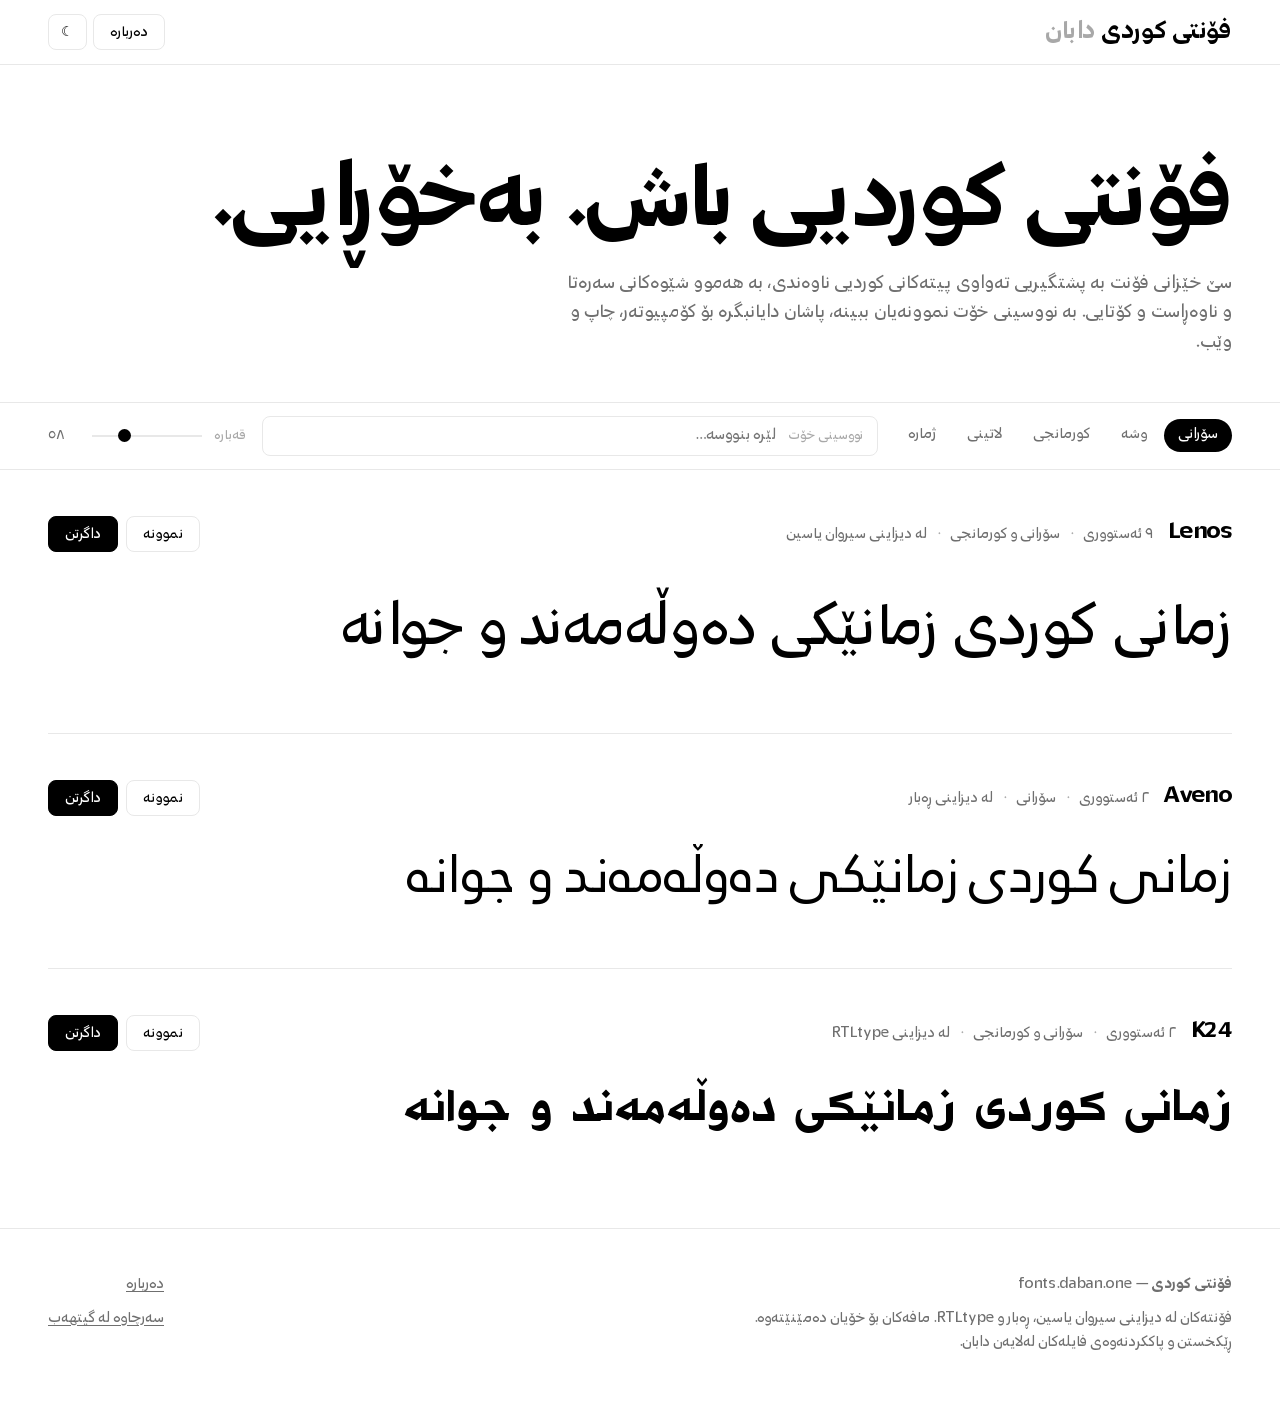
<file: index.html>
<!doctype html>
<html lang="ckb" dir="rtl">
<head>
<meta charset="utf-8">
<meta name="viewport" content="width=device-width, initial-scale=1">
<title>فۆنتی کوردی — دابان</title>
<meta name="description" content="فۆنتی کوردیی باش، بەخۆڕایی. سێ خێزانی فۆنت بە پشتگیریی تەواوی پیتەکانی کوردیی ناوەندی. نموونە ببینە و دایبگرە.">
<link rel="canonical" href="https://fonts.daban.one/">
<meta property="og:title" content="فۆنتی کوردی — دابان">
<meta property="og:description" content="فۆنتی کوردیی باش، بەخۆڕایی.">
<meta property="og:type" content="website">
<meta property="og:locale" content="ckb">
<meta property="og:url" content="https://fonts.daban.one/">
<link rel="preload" href="/fonts/Lenos/WEB/WOFF2/Lenos-Regular.woff2" as="font" type="font/woff2" crossorigin>
<link rel="preload" href="/fonts/Lenos/WEB/WOFF2/Lenos-SemiBold.woff2" as="font" type="font/woff2" crossorigin>
<link rel="stylesheet" href="/assets/css/site.css">
<link rel="icon" href="/assets/favicon.svg" type="image/svg+xml">
<style>
/* The interface is set in Lenos, one of the families on show. */
@font-face {
  font-family: "Lenos";
  src: url("/fonts/Lenos/WEB/WOFF2/Lenos-Regular.woff2") format("woff2");
  font-weight: 400; font-display: swap;
}
@font-face {
  font-family: "Lenos";
  src: url("/fonts/Lenos/WEB/WOFF2/Lenos-SemiBold.woff2") format("woff2");
  font-weight: 600; font-display: swap;
}
</style>
</head>
<body data-page="home">

<header class="site-head">
  <div class="wrap">
    <a class="wordmark" href="/">فۆنتی کوردی <span class="dim">دابان</span></a>
    <nav class="site-nav">
      <a class="btn" href="/about/">دەربارە</a>
      <button class="btn btn-icon" type="button" data-theme-toggle aria-label="گۆڕینی ڕەنگ">☾</button>
    </nav>
  </div>
</header>

<main>
  <div class="wrap">
    <div class="hero">
      <h1>فۆنتی کوردیی باش. بەخۆڕایی.</h1>
      <p>سێ خێزانی فۆنت بە پشتگیریی تەواوی پیتەکانی کوردیی ناوەندی، بە هەموو
      شێوەکانی سەرەتا و ناوەڕاست و کۆتایی. بە نووسینی خۆت نموونەیان ببینە،
      پاشان دایانبگرە بۆ کۆمپیوتەر، چاپ و وێب.</p>
    </div>
  </div>

  <div data-controls></div>

  <div class="wrap">
    <div data-families></div>
  </div>
</main>

<footer class="site-foot">
  <div class="wrap cols">
    <div>
      <p><strong>فۆنتی کوردی</strong> — fonts.daban.one</p>
      <p>فۆنتەکان لە دیزاینی سیروان یاسین، ڕەبار و RTLtype. مافەکان بۆ خۆیان
      دەمێنێتەوە. ڕێکخستن و پاککردنەوەی فایلەکان لەلایەن دابان.</p>
    </div>
    <div>
      <p><a href="/about/">دەربارە</a></p>
      <p><a href="https://github.com/daban6/kurdish-font-library">سەرچاوە لە گیتهەب</a></p>
    </div>
  </div>
</footer>

<script src="/assets/data/fonts.js"></script>
<script src="/assets/js/site.js"></script>
</body>
</html>
</file>
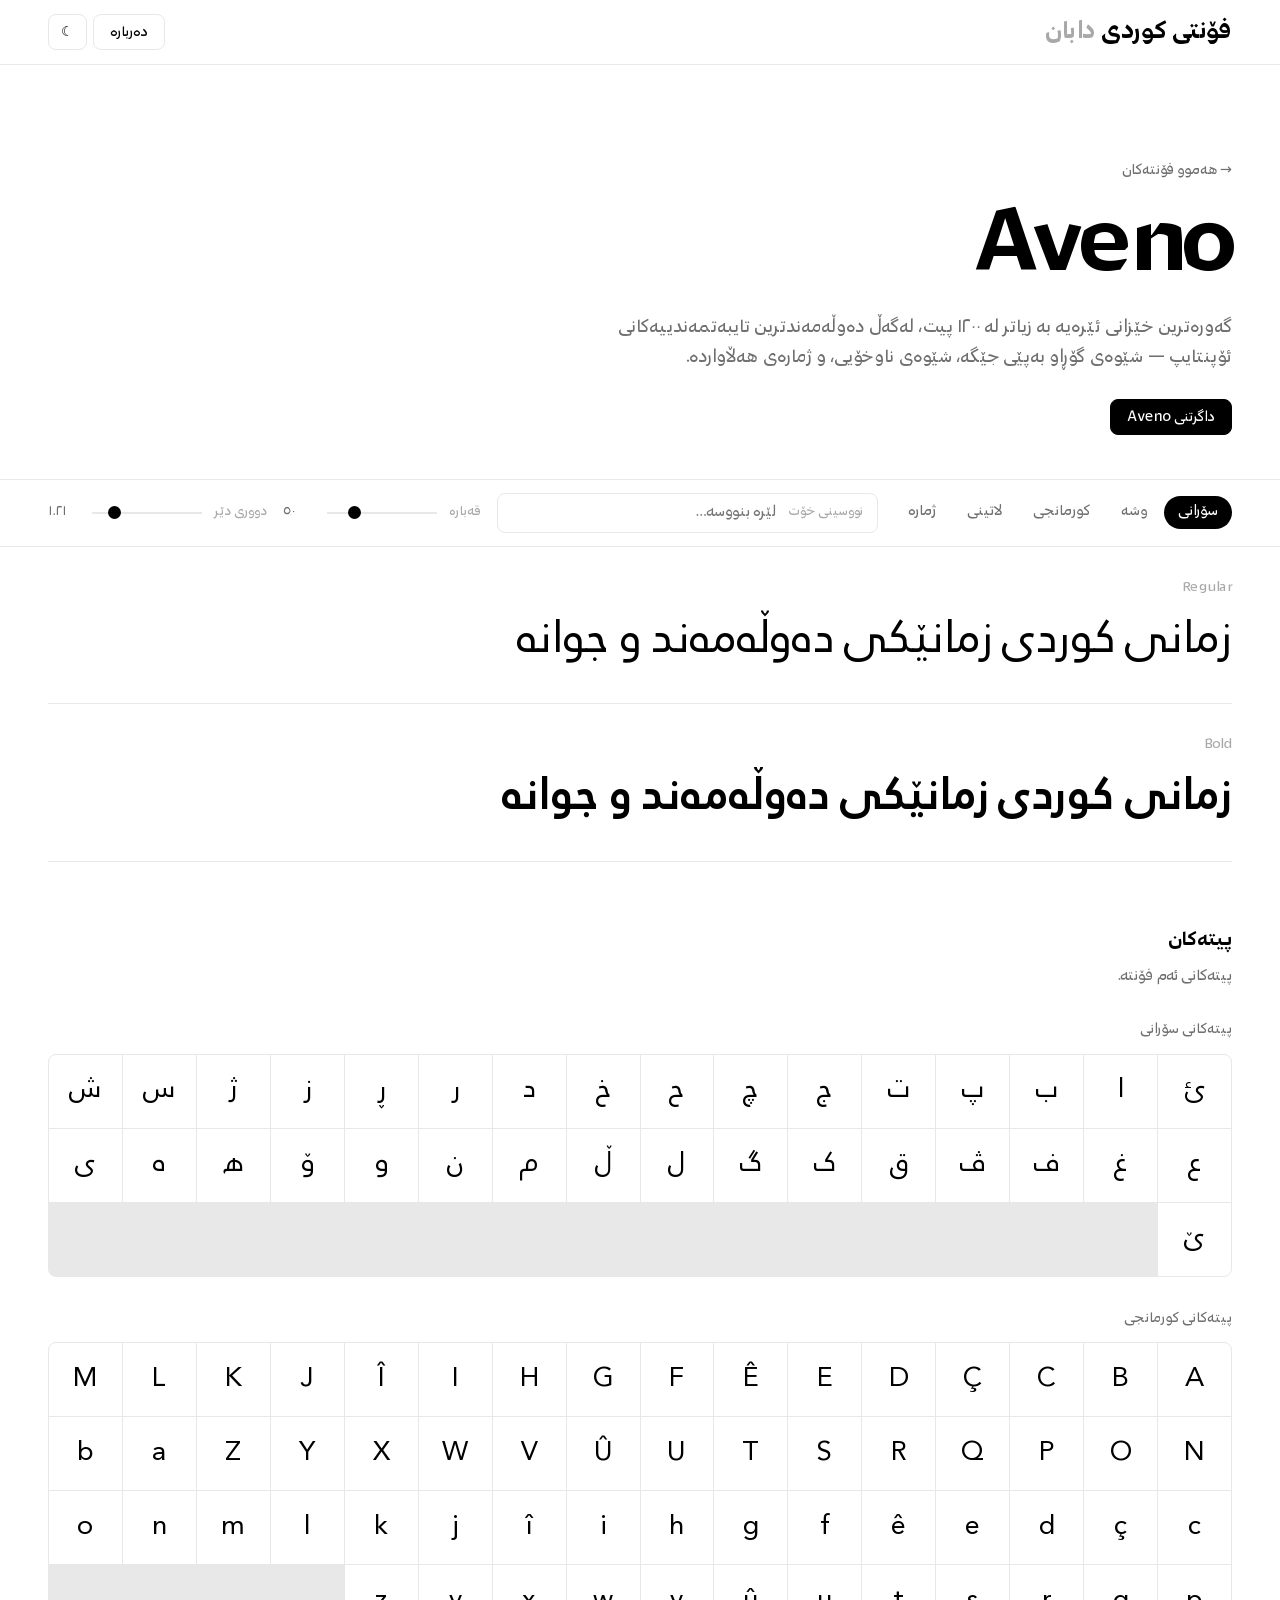
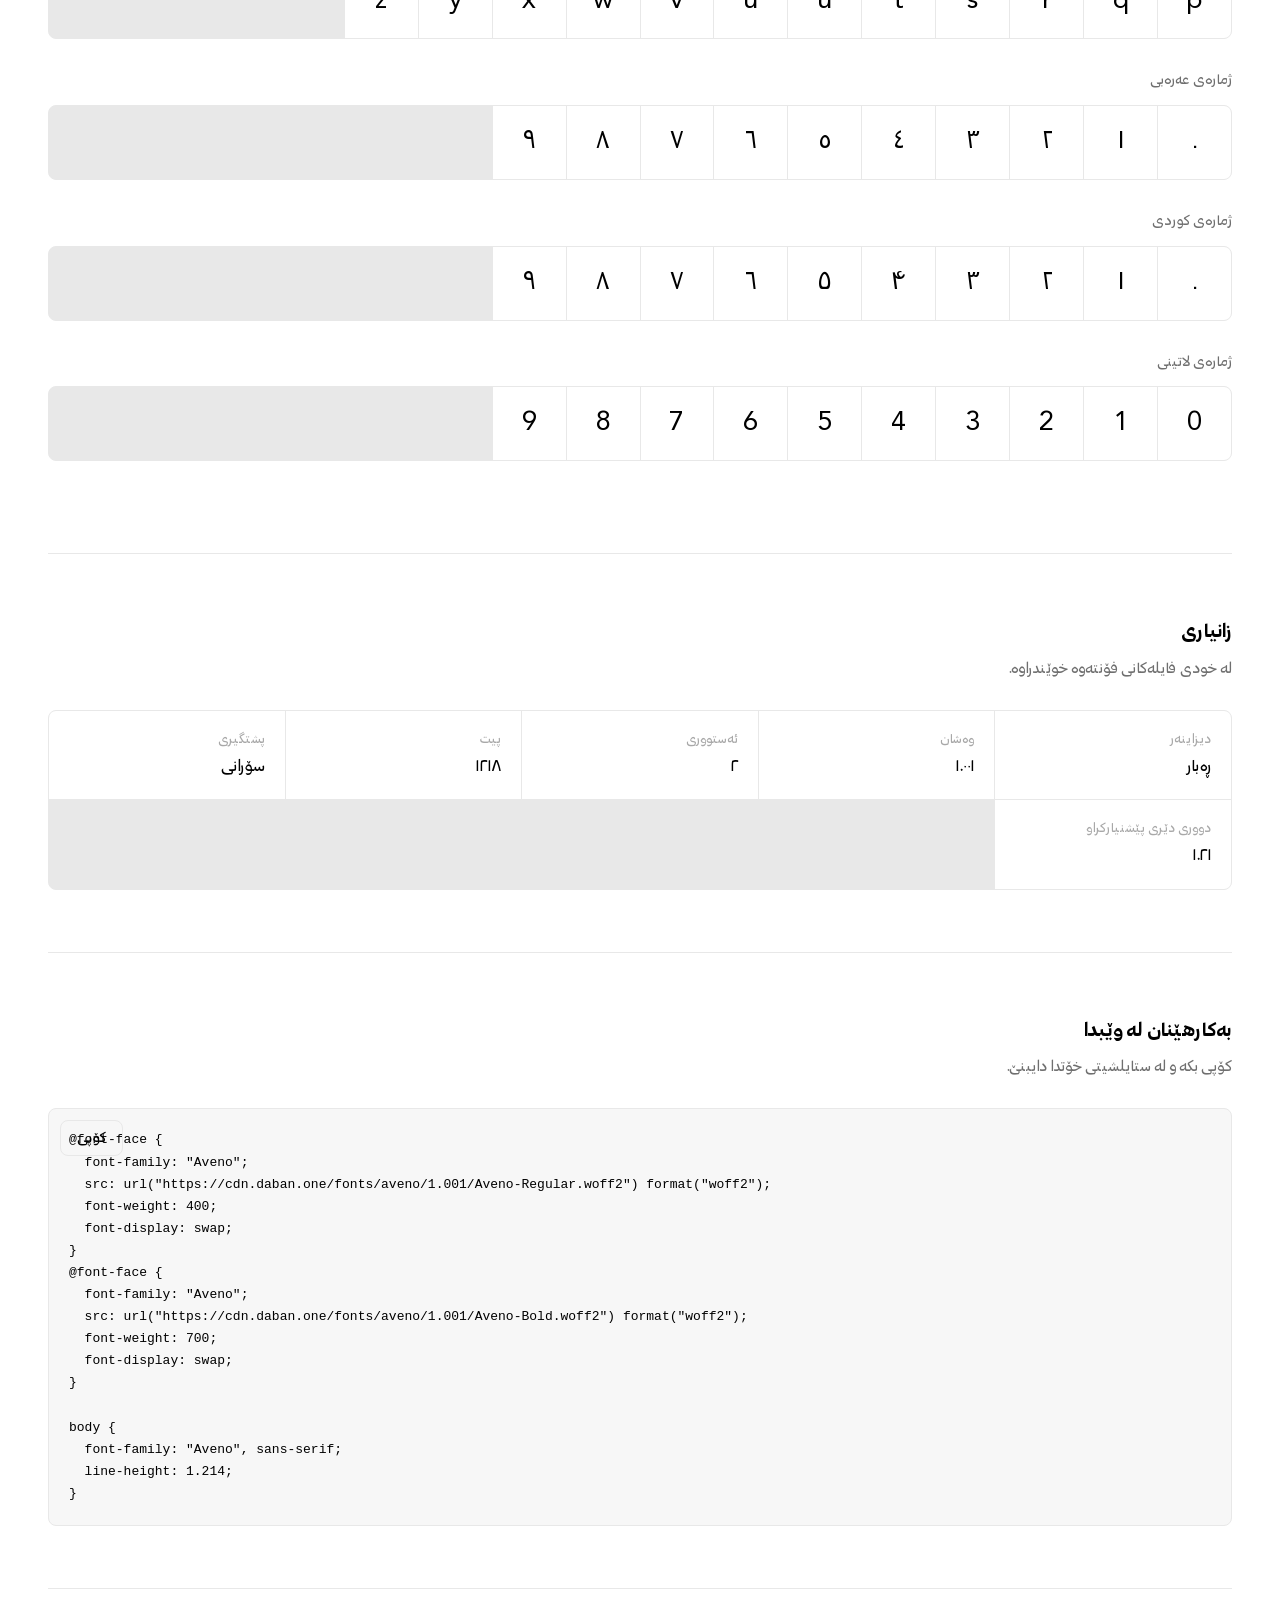
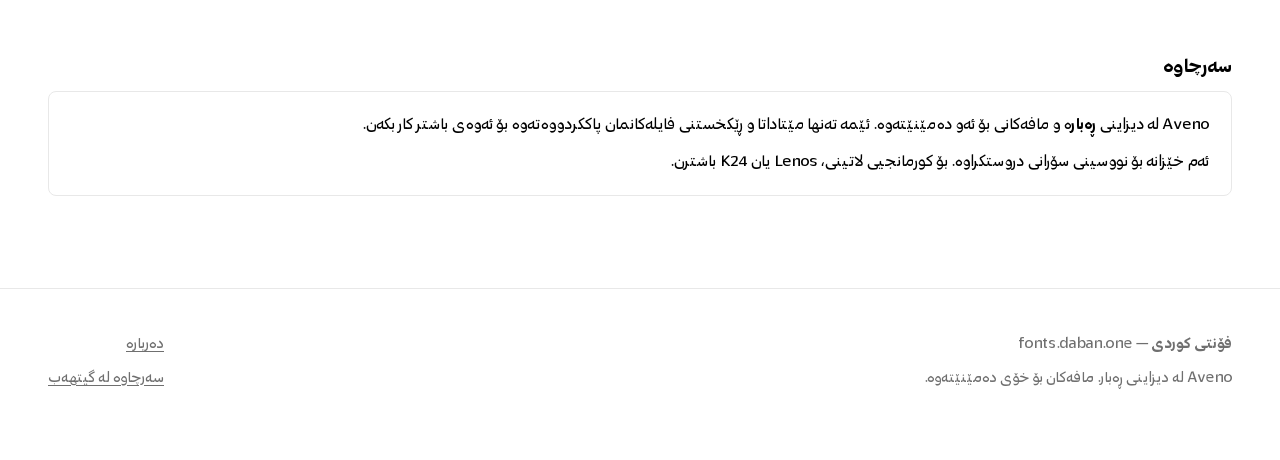
<file: aveno/index.html>
<!doctype html>
<html lang="ckb" dir="rtl">
<head>
<meta charset="utf-8">
<meta name="viewport" content="width=device-width, initial-scale=1">
<title>Aveno — فۆنتی کوردی</title>
<meta name="description" content="Aveno لە دیزاینی ڕەبار. ٢ ئەستووری، ١٢١٨ پیت، پشتگیریی تەواوی پیتەکانی کوردیی ناوەندی. نموونە ببینە بە نووسینی خۆت و دایبگرە.">
<link rel="canonical" href="https://fonts.daban.one/aveno/">
<meta property="og:title" content="Aveno — فۆنتی کوردی">
<meta property="og:description" content="Aveno لە دیزاینی ڕەبار. ٢ ئەستووری، پشتگیریی تەواوی پیتەکانی کوردیی ناوەندی.">
<meta property="og:type" content="website">
<meta property="og:locale" content="ckb">
<meta property="og:url" content="https://fonts.daban.one/aveno/">
<link rel="preload" href="/fonts/Aveno/WEB/WOFF2/Aveno-Regular.woff2" as="font" type="font/woff2" crossorigin>
<link rel="preload" href="/fonts/Lenos/WEB/WOFF2/Lenos-Regular.woff2" as="font" type="font/woff2" crossorigin>
<link rel="stylesheet" href="/assets/css/site.css">
<link rel="icon" href="/assets/favicon.svg" type="image/svg+xml">
<style>
@font-face {
  font-family: "Lenos";
  src: url("/fonts/Lenos/WEB/WOFF2/Lenos-Regular.woff2") format("woff2");
  font-weight: 400; font-display: swap;
}
@font-face {
  font-family: "Lenos";
  src: url("/fonts/Lenos/WEB/WOFF2/Lenos-SemiBold.woff2") format("woff2");
  font-weight: 600; font-display: swap;
}
</style>
</head>
<body data-page="family" data-family="aveno">

<header class="site-head">
  <div class="wrap">
    <a class="wordmark" href="/">فۆنتی کوردی <span class="dim">دابان</span></a>
    <nav class="site-nav">
      <a class="btn" href="/about/">دەربارە</a>
      <button class="btn btn-icon" type="button" data-theme-toggle aria-label="گۆڕینی ڕەنگ">☾</button>
    </nav>
  </div>
</header>

<main>
  <div class="wrap">
    <div class="hero">
      <a class="back" href="/">→ هەموو فۆنتەکان</a>
      <h1>Aveno</h1>
      <p>گەورەترین خێزانی ئێرەیە بە زیاتر لە ١٢٠٠ پیت، لەگەڵ دەوڵەمەندترین تایبەتمەندییەکانی ئۆپنتایپ — شێوەی گۆڕاو بەپێی جێگە، شێوەی ناوخۆیی، و ژمارەی هەڵاواردە.</p>
      <div class="actions">
        <a class="btn btn-solid" href="#" data-download>داگرتنی Aveno</a>
      </div>
    </div>
  </div>

  <div data-controls></div>

  <div class="wrap">
    <div data-weights></div>

    <section class="section">
      <h2>پیتەکان</h2>
      <p class="lede">پیتەکانی ئەم فۆنتە.</p>
      <div data-glyphs></div>
    </section>

    <section class="section">
      <h2>زانیاری</h2>
      <p class="lede">لە خودی فایلەکانی فۆنتەوە خوێندراوە.</p>
      <dl class="facts" data-facts></dl>
    </section>

    <section class="section">
      <h2>بەکارهێنان لە وێبدا</h2>
      <p class="lede">کۆپی بکە و لە ستایلشیتی خۆتدا دایبنێ.</p>
      <div class="code" data-snippet></div>
    </section>

    <section class="section">
      <h2>سەرچاوە</h2>
      <div class="panel">
        <p>Aveno لە دیزاینی <strong>ڕەبار</strong>ە و مافەکانی بۆ ئەو دەمێنێتەوە. ئێمە تەنها مێتاداتا و ڕێکخستنی فایلەکانمان پاککردووەتەوە بۆ ئەوەی باشتر کار بکەن.</p>
        <p>ئەم خێزانە بۆ نووسینی سۆرانی دروستکراوە. بۆ کورمانجیی لاتینی، Lenos یان K24 باشترن.</p>
      </div>
    </section>
  </div>
</main>

<footer class="site-foot">
  <div class="wrap cols">
    <div>
      <p><strong>فۆنتی کوردی</strong> — fonts.daban.one</p>
      <p>Aveno لە دیزاینی ڕەبار. مافەکان بۆ خۆی دەمێنێتەوە.</p>
    </div>
    <div>
      <p><a href="/about/">دەربارە</a></p>
      <p><a href="https://github.com/daban6/kurdish-font-library">سەرچاوە لە گیتهەب</a></p>
    </div>
  </div>
</footer>

<script src="/assets/data/fonts.js"></script>
<script src="/assets/js/site.js"></script>
</body>
</html>
</file>
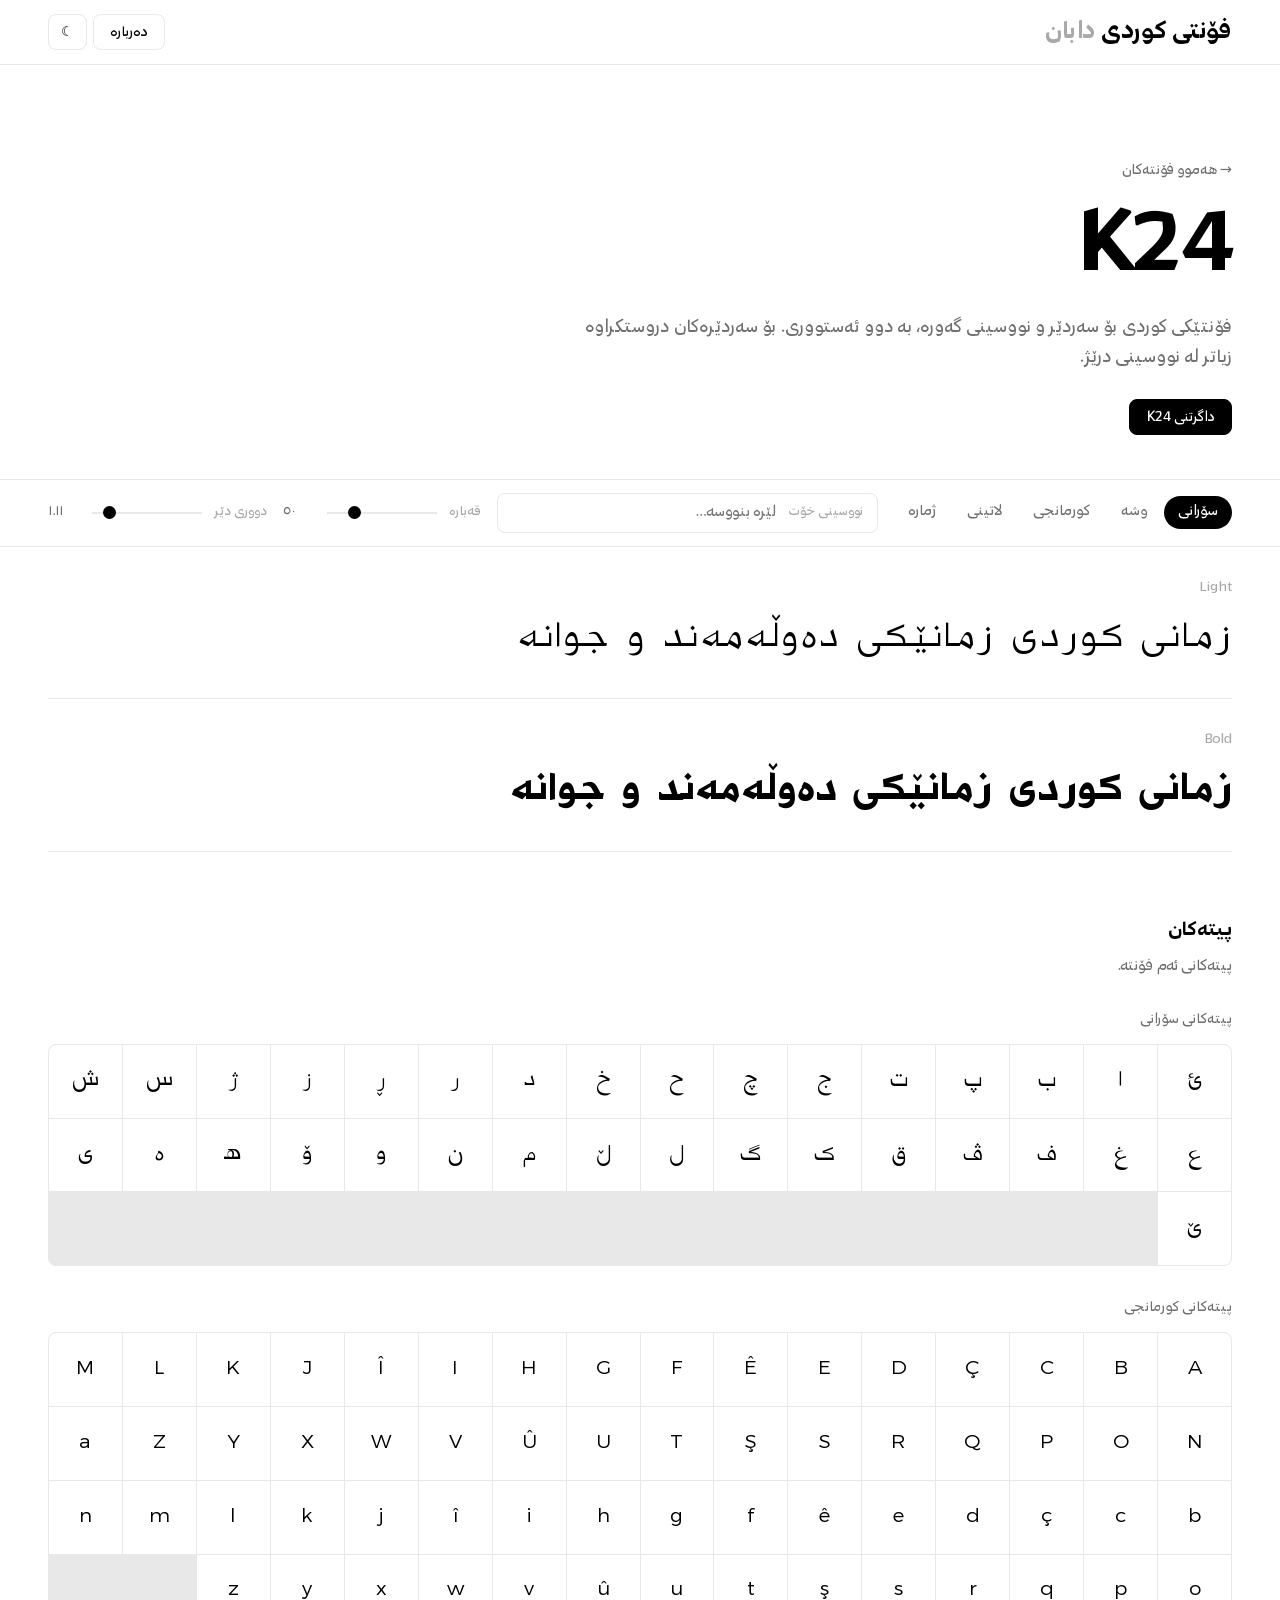
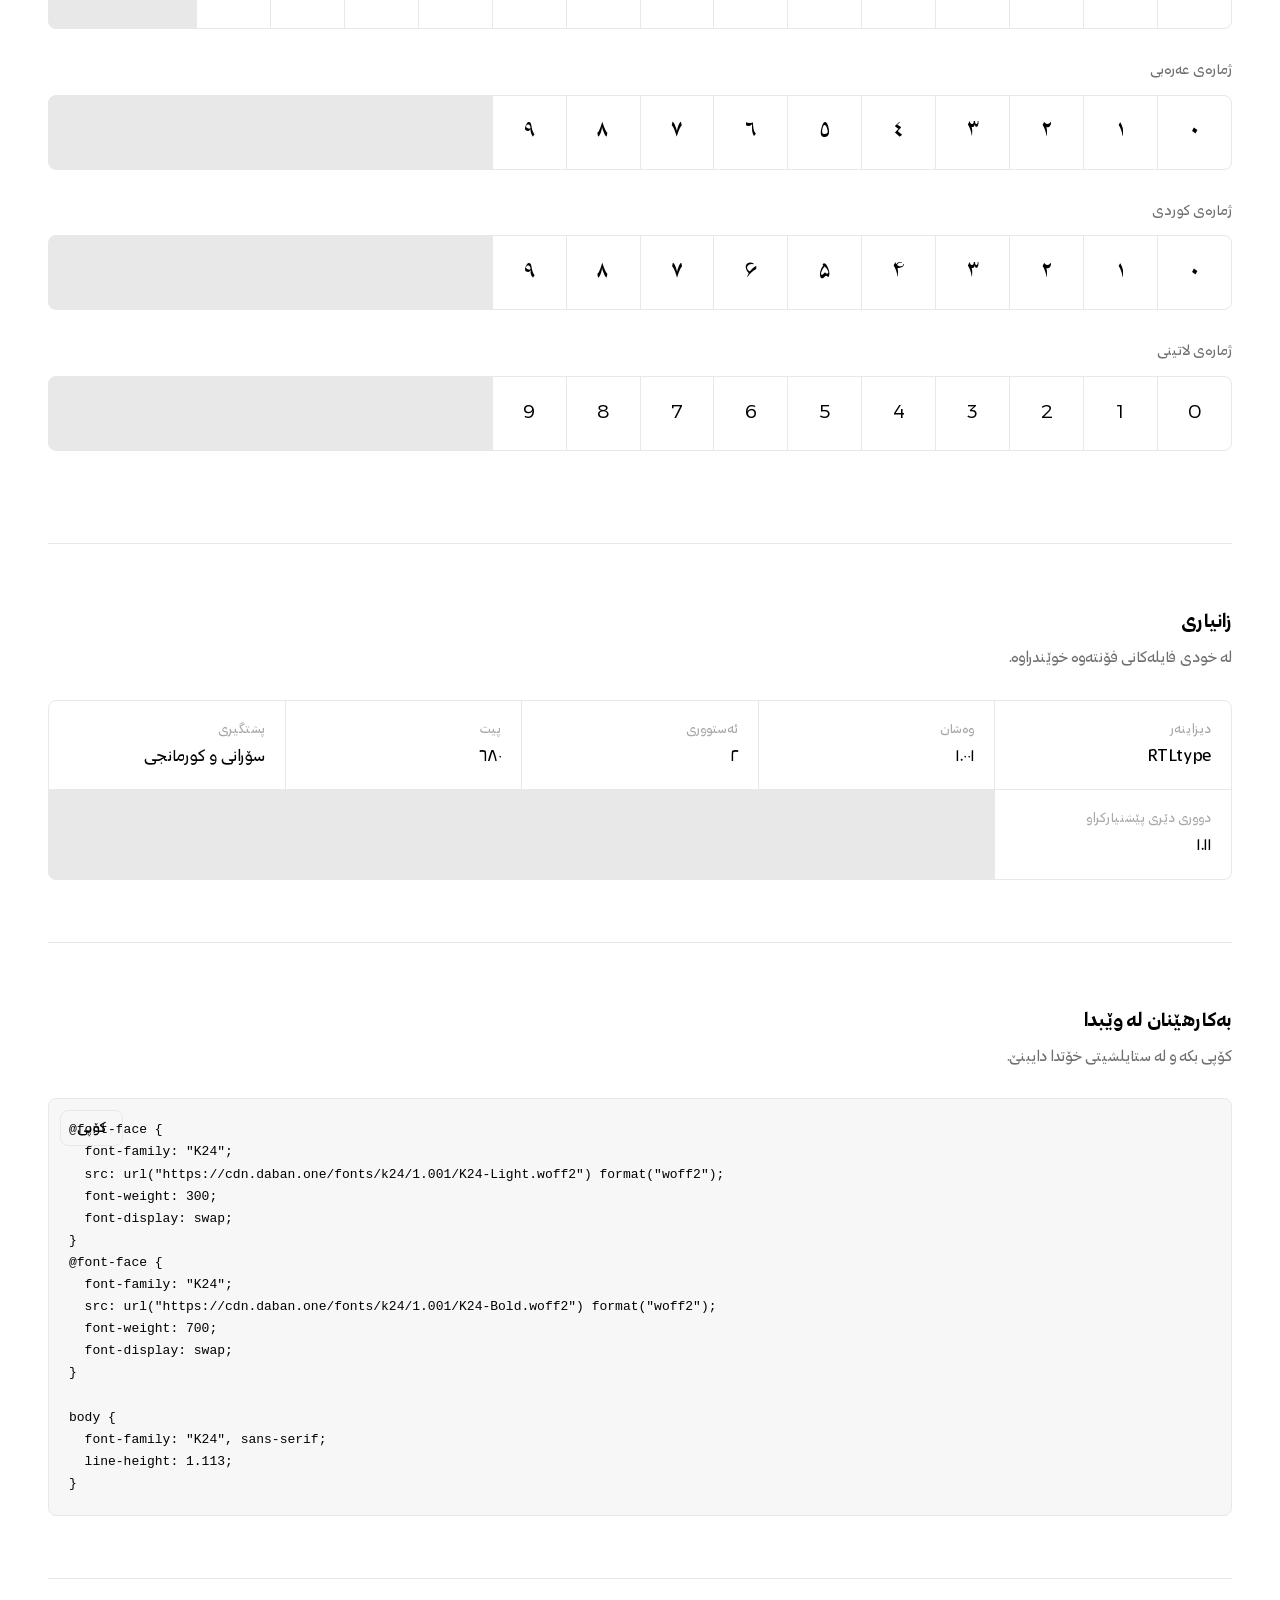
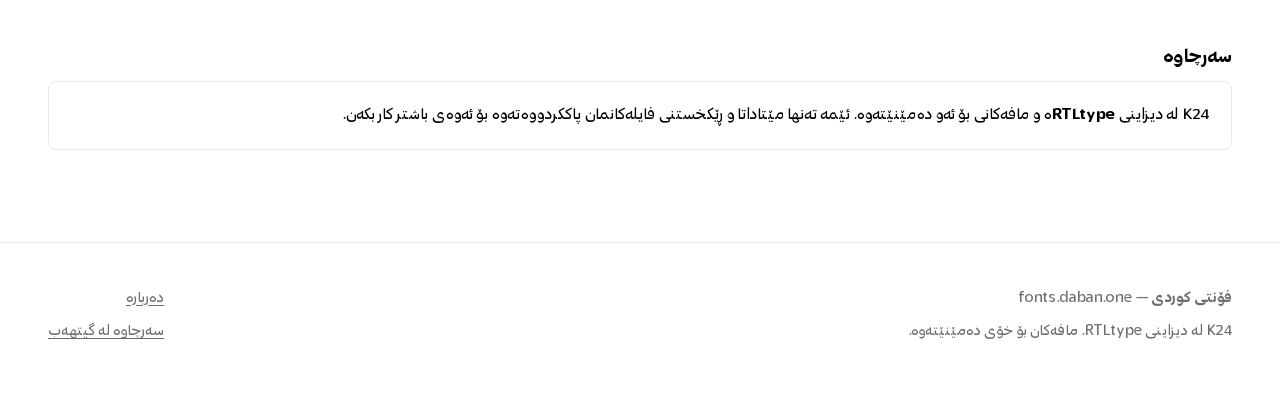
<file: k24/index.html>
<!doctype html>
<html lang="ckb" dir="rtl">
<head>
<meta charset="utf-8">
<meta name="viewport" content="width=device-width, initial-scale=1">
<title>K24 — فۆنتی کوردی</title>
<meta name="description" content="K24 لە دیزاینی RTLtype. ٢ ئەستووری، ٦٨٠ پیت، پشتگیریی تەواوی پیتەکانی کوردیی ناوەندی. نموونە ببینە بە نووسینی خۆت و دایبگرە.">
<link rel="canonical" href="https://fonts.daban.one/k24/">
<meta property="og:title" content="K24 — فۆنتی کوردی">
<meta property="og:description" content="K24 لە دیزاینی RTLtype. ٢ ئەستووری، پشتگیریی تەواوی پیتەکانی کوردیی ناوەندی.">
<meta property="og:type" content="website">
<meta property="og:locale" content="ckb">
<meta property="og:url" content="https://fonts.daban.one/k24/">
<link rel="preload" href="/fonts/K24/WEB/WOFF2/K24-Bold.woff2" as="font" type="font/woff2" crossorigin>
<link rel="preload" href="/fonts/Lenos/WEB/WOFF2/Lenos-Regular.woff2" as="font" type="font/woff2" crossorigin>
<link rel="stylesheet" href="/assets/css/site.css">
<link rel="icon" href="/assets/favicon.svg" type="image/svg+xml">
<style>
@font-face {
  font-family: "Lenos";
  src: url("/fonts/Lenos/WEB/WOFF2/Lenos-Regular.woff2") format("woff2");
  font-weight: 400; font-display: swap;
}
@font-face {
  font-family: "Lenos";
  src: url("/fonts/Lenos/WEB/WOFF2/Lenos-SemiBold.woff2") format("woff2");
  font-weight: 600; font-display: swap;
}
</style>
</head>
<body data-page="family" data-family="k24">

<header class="site-head">
  <div class="wrap">
    <a class="wordmark" href="/">فۆنتی کوردی <span class="dim">دابان</span></a>
    <nav class="site-nav">
      <a class="btn" href="/about/">دەربارە</a>
      <button class="btn btn-icon" type="button" data-theme-toggle aria-label="گۆڕینی ڕەنگ">☾</button>
    </nav>
  </div>
</header>

<main>
  <div class="wrap">
    <div class="hero">
      <a class="back" href="/">→ هەموو فۆنتەکان</a>
      <h1>K24</h1>
      <p>فۆنتێکی کوردی بۆ سەردێر و نووسینی گەورە، بە دوو ئەستووری. بۆ سەردێرەکان دروستکراوە زیاتر لە نووسینی درێژ.</p>
      <div class="actions">
        <a class="btn btn-solid" href="#" data-download>داگرتنی K24</a>
      </div>
    </div>
  </div>

  <div data-controls></div>

  <div class="wrap">
    <div data-weights></div>

    <section class="section">
      <h2>پیتەکان</h2>
      <p class="lede">پیتەکانی ئەم فۆنتە.</p>
      <div data-glyphs></div>
    </section>

    <section class="section">
      <h2>زانیاری</h2>
      <p class="lede">لە خودی فایلەکانی فۆنتەوە خوێندراوە.</p>
      <dl class="facts" data-facts></dl>
    </section>

    <section class="section">
      <h2>بەکارهێنان لە وێبدا</h2>
      <p class="lede">کۆپی بکە و لە ستایلشیتی خۆتدا دایبنێ.</p>
      <div class="code" data-snippet></div>
    </section>

    <section class="section">
      <h2>سەرچاوە</h2>
      <div class="panel">
        <p>K24 لە دیزاینی <strong>RTLtype</strong>ە و مافەکانی بۆ ئەو دەمێنێتەوە. ئێمە تەنها مێتاداتا و ڕێکخستنی فایلەکانمان پاککردووەتەوە بۆ ئەوەی باشتر کار بکەن.</p>
      </div>
    </section>
  </div>
</main>

<footer class="site-foot">
  <div class="wrap cols">
    <div>
      <p><strong>فۆنتی کوردی</strong> — fonts.daban.one</p>
      <p>K24 لە دیزاینی RTLtype. مافەکان بۆ خۆی دەمێنێتەوە.</p>
    </div>
    <div>
      <p><a href="/about/">دەربارە</a></p>
      <p><a href="https://github.com/daban6/kurdish-font-library">سەرچاوە لە گیتهەب</a></p>
    </div>
  </div>
</footer>

<script src="/assets/data/fonts.js"></script>
<script src="/assets/js/site.js"></script>
</body>
</html>
</file>
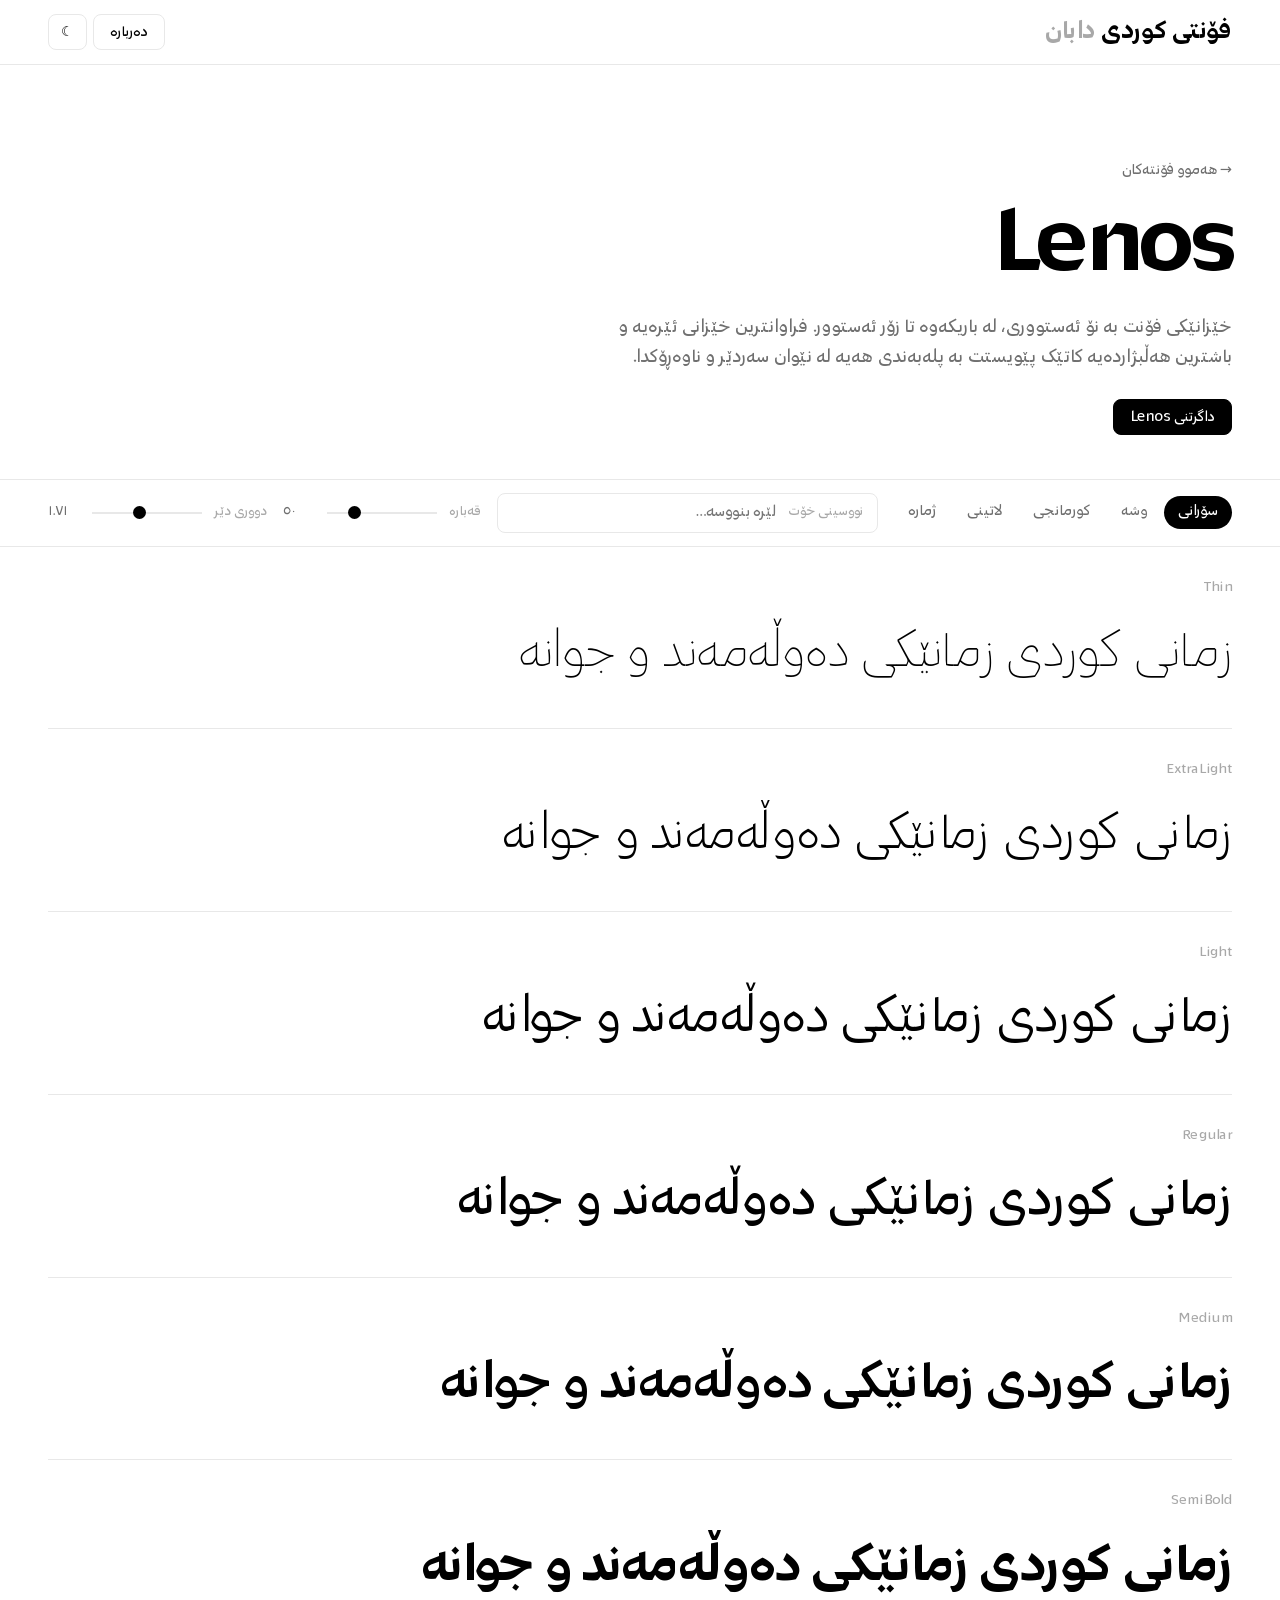
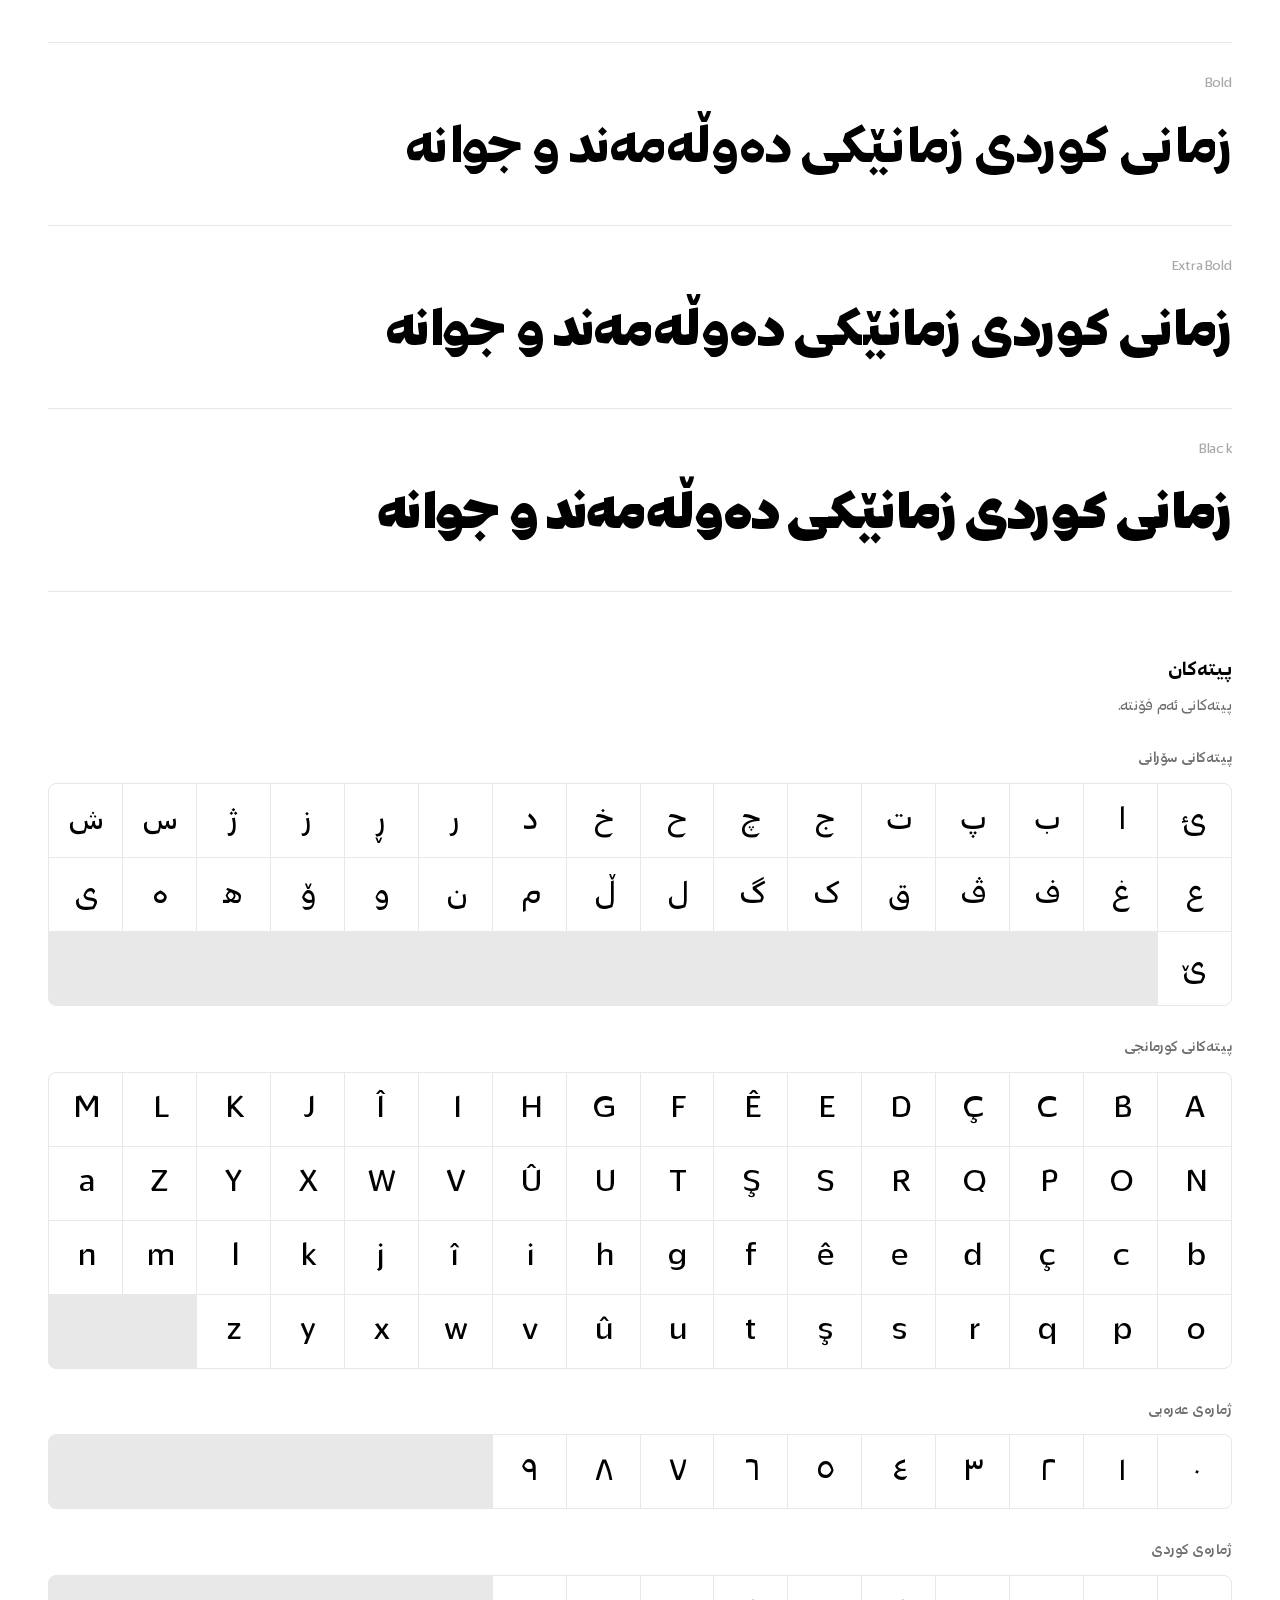
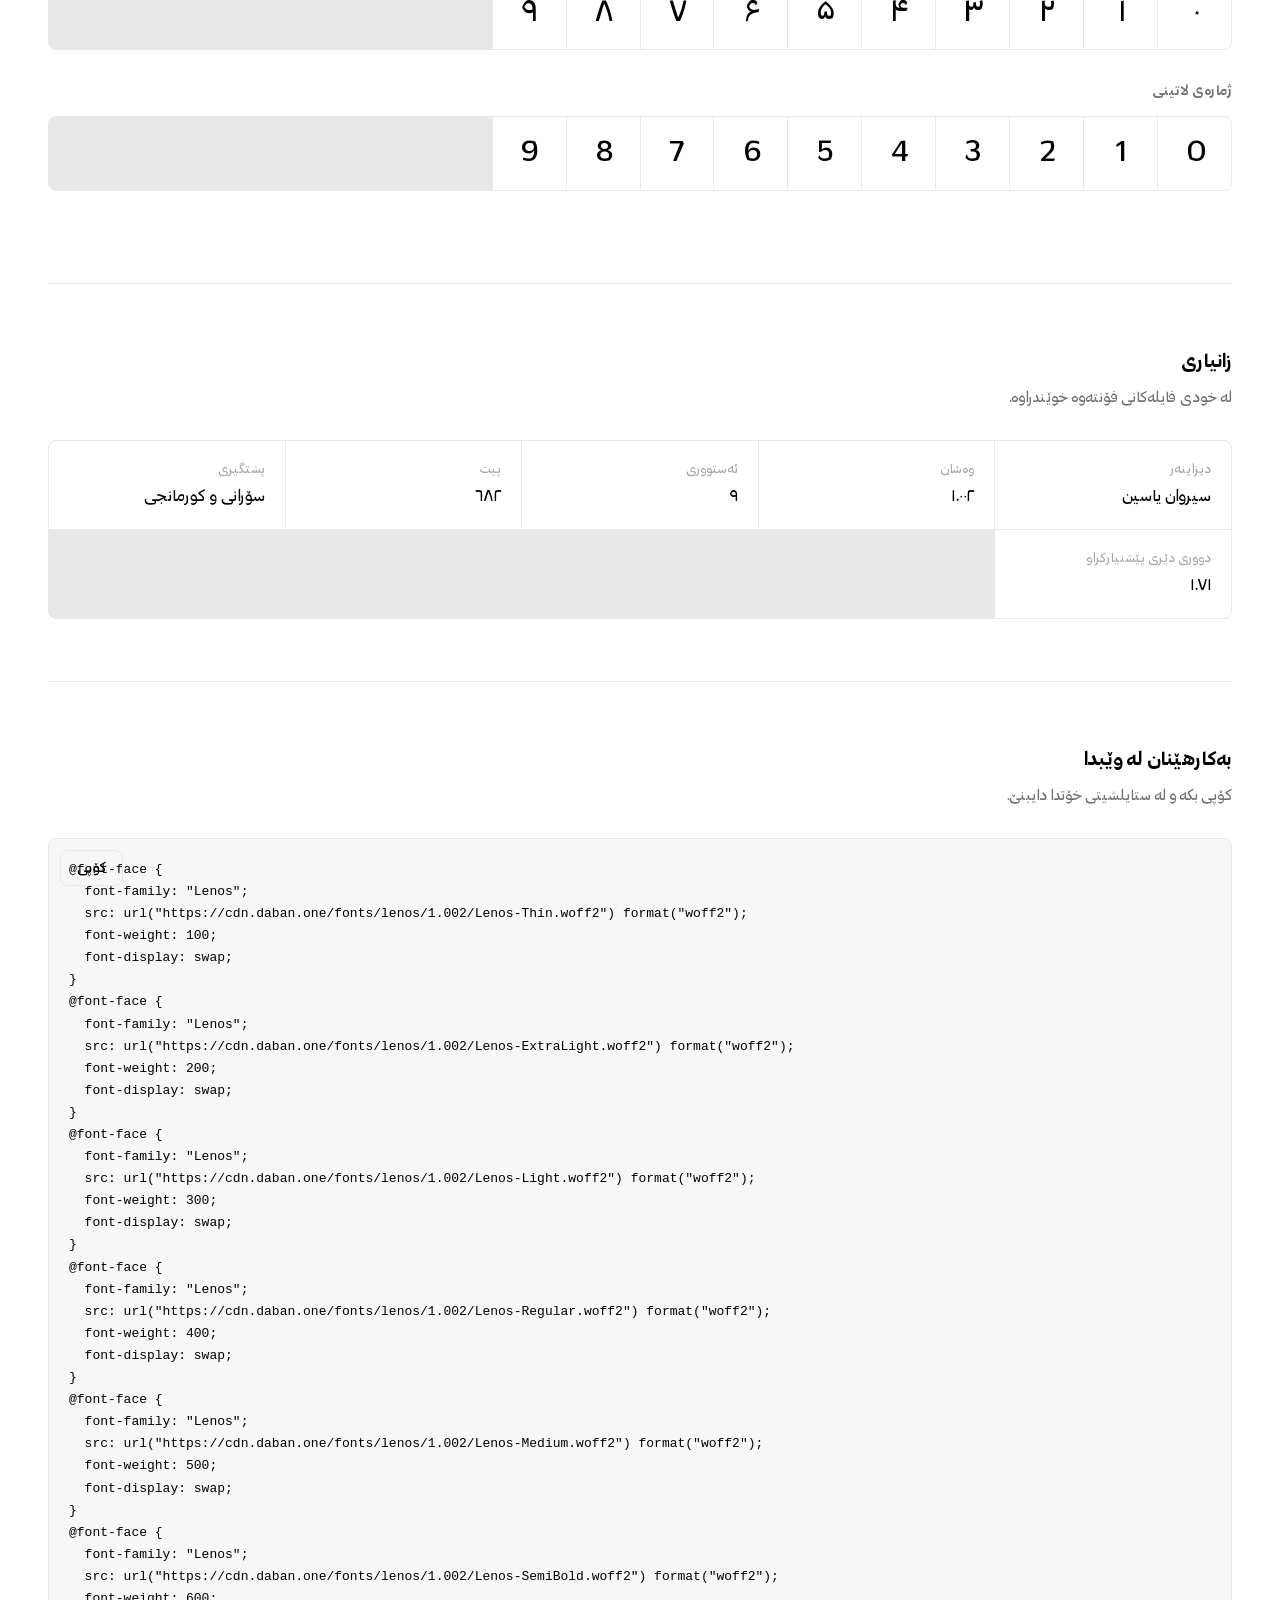
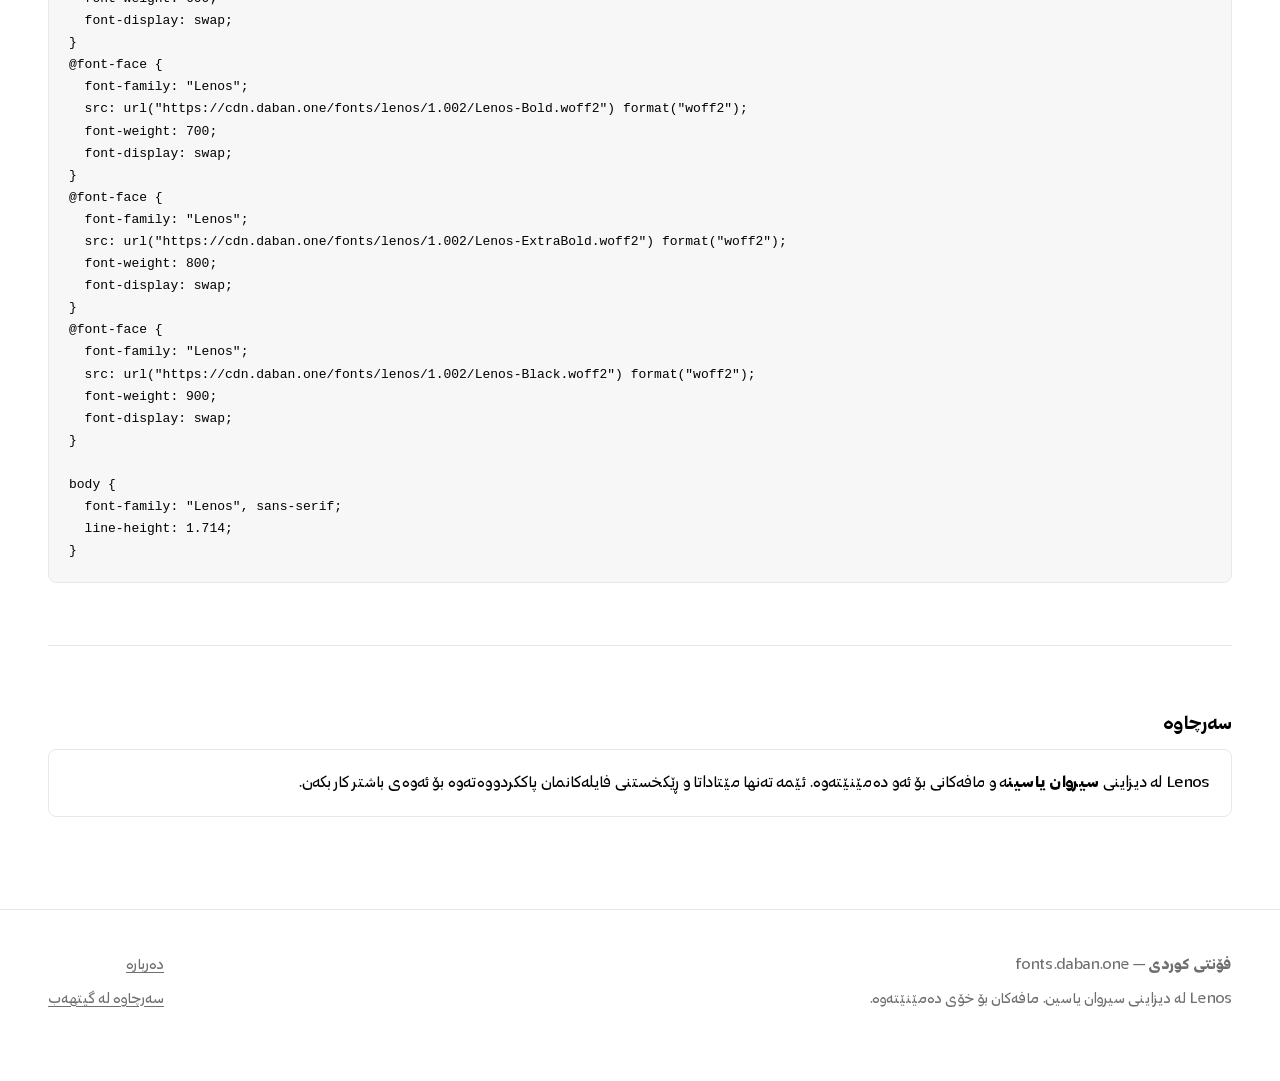
<file: lenos/index.html>
<!doctype html>
<html lang="ckb" dir="rtl">
<head>
<meta charset="utf-8">
<meta name="viewport" content="width=device-width, initial-scale=1">
<title>Lenos — فۆنتی کوردی</title>
<meta name="description" content="Lenos لە دیزاینی سیروان یاسین. ٩ ئەستووری، ٦٨٢ پیت، پشتگیریی تەواوی پیتەکانی کوردیی ناوەندی. نموونە ببینە بە نووسینی خۆت و دایبگرە.">
<link rel="canonical" href="https://fonts.daban.one/lenos/">
<meta property="og:title" content="Lenos — فۆنتی کوردی">
<meta property="og:description" content="Lenos لە دیزاینی سیروان یاسین. ٩ ئەستووری، پشتگیریی تەواوی پیتەکانی کوردیی ناوەندی.">
<meta property="og:type" content="website">
<meta property="og:locale" content="ckb">
<meta property="og:url" content="https://fonts.daban.one/lenos/">
<link rel="preload" href="/fonts/Lenos/WEB/WOFF2/Lenos-Regular.woff2" as="font" type="font/woff2" crossorigin>
<link rel="preload" href="/fonts/Lenos/WEB/WOFF2/Lenos-Regular.woff2" as="font" type="font/woff2" crossorigin>
<link rel="stylesheet" href="/assets/css/site.css">
<link rel="icon" href="/assets/favicon.svg" type="image/svg+xml">
<style>
@font-face {
  font-family: "Lenos";
  src: url("/fonts/Lenos/WEB/WOFF2/Lenos-Regular.woff2") format("woff2");
  font-weight: 400; font-display: swap;
}
@font-face {
  font-family: "Lenos";
  src: url("/fonts/Lenos/WEB/WOFF2/Lenos-SemiBold.woff2") format("woff2");
  font-weight: 600; font-display: swap;
}
</style>
</head>
<body data-page="family" data-family="lenos">

<header class="site-head">
  <div class="wrap">
    <a class="wordmark" href="/">فۆنتی کوردی <span class="dim">دابان</span></a>
    <nav class="site-nav">
      <a class="btn" href="/about/">دەربارە</a>
      <button class="btn btn-icon" type="button" data-theme-toggle aria-label="گۆڕینی ڕەنگ">☾</button>
    </nav>
  </div>
</header>

<main>
  <div class="wrap">
    <div class="hero">
      <a class="back" href="/">→ هەموو فۆنتەکان</a>
      <h1>Lenos</h1>
      <p>خێزانێکی فۆنت بە نۆ ئەستووری، لە باریکەوە تا زۆر ئەستوور. فراوانترین خێزانی ئێرەیە و باشترین هەڵبژاردەیە کاتێک پێویستت بە پلەبەندی هەیە لە نێوان سەردێر و ناوەڕۆکدا.</p>
      <div class="actions">
        <a class="btn btn-solid" href="#" data-download>داگرتنی Lenos</a>
      </div>
    </div>
  </div>

  <div data-controls></div>

  <div class="wrap">
    <div data-weights></div>

    <section class="section">
      <h2>پیتەکان</h2>
      <p class="lede">پیتەکانی ئەم فۆنتە.</p>
      <div data-glyphs></div>
    </section>

    <section class="section">
      <h2>زانیاری</h2>
      <p class="lede">لە خودی فایلەکانی فۆنتەوە خوێندراوە.</p>
      <dl class="facts" data-facts></dl>
    </section>

    <section class="section">
      <h2>بەکارهێنان لە وێبدا</h2>
      <p class="lede">کۆپی بکە و لە ستایلشیتی خۆتدا دایبنێ.</p>
      <div class="code" data-snippet></div>
    </section>

    <section class="section">
      <h2>سەرچاوە</h2>
      <div class="panel">
        <p>Lenos لە دیزاینی <strong>سیروان یاسین</strong>ە و مافەکانی بۆ ئەو دەمێنێتەوە. ئێمە تەنها مێتاداتا و ڕێکخستنی فایلەکانمان پاککردووەتەوە بۆ ئەوەی باشتر کار بکەن.</p>
      </div>
    </section>
  </div>
</main>

<footer class="site-foot">
  <div class="wrap cols">
    <div>
      <p><strong>فۆنتی کوردی</strong> — fonts.daban.one</p>
      <p>Lenos لە دیزاینی سیروان یاسین. مافەکان بۆ خۆی دەمێنێتەوە.</p>
    </div>
    <div>
      <p><a href="/about/">دەربارە</a></p>
      <p><a href="https://github.com/daban6/kurdish-font-library">سەرچاوە لە گیتهەب</a></p>
    </div>
  </div>
</footer>

<script src="/assets/data/fonts.js"></script>
<script src="/assets/js/site.js"></script>
</body>
</html>
</file>
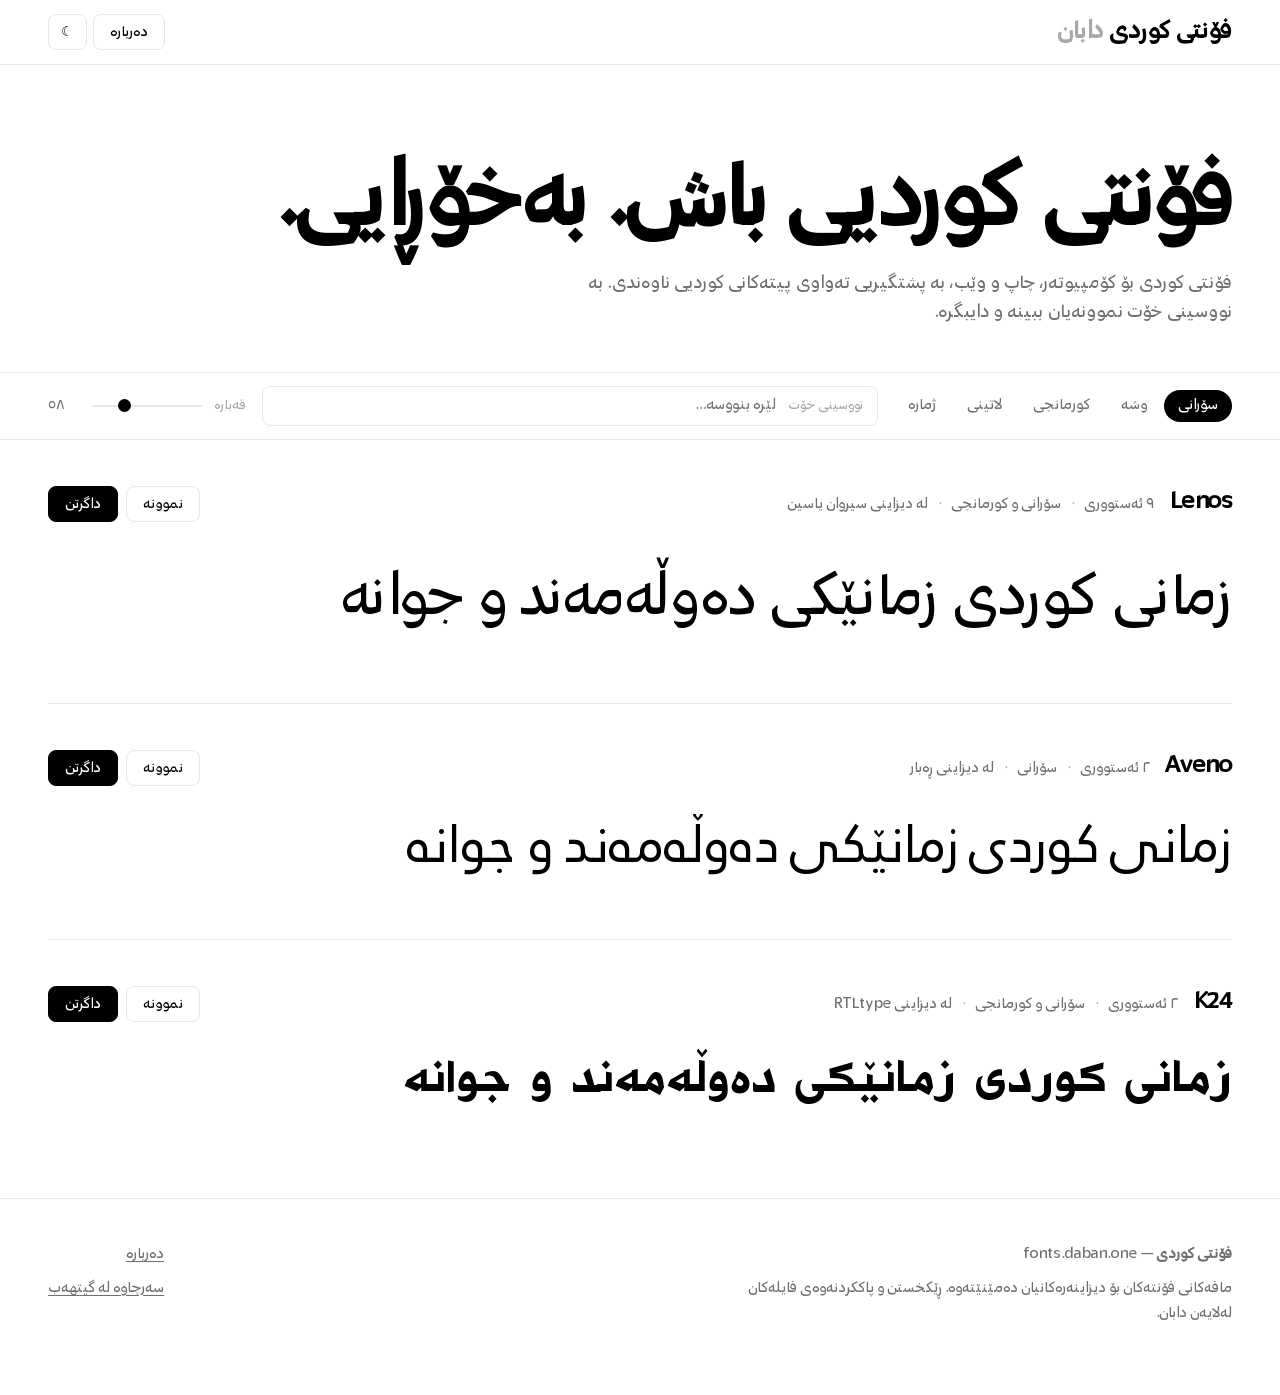
<file: public/index.html>
<!doctype html>
<html lang="ckb" dir="rtl">
<head>
<meta charset="utf-8">
<meta name="viewport" content="width=device-width, initial-scale=1">
<title>فۆنتی کوردی — دابان</title>
<meta name="description" content="فۆنتی کوردیی باش، بەخۆڕایی. چەند خێزانێکی فۆنت بە پشتگیریی تەواوی پیتەکانی کوردیی ناوەندی. نموونە ببینە و دایبگرە.">
<link rel="canonical" href="https://fonts.daban.one/">
<meta property="og:title" content="فۆنتی کوردی — دابان">
<meta property="og:description" content="فۆنتی کوردیی باش، بەخۆڕایی.">
<meta property="og:type" content="website">
<meta property="og:locale" content="ckb">
<meta property="og:url" content="https://fonts.daban.one/">
<link rel="preload" href="/fonts/Aveno/WEB/WOFF2/Aveno-Regular.woff2" as="font" type="font/woff2" crossorigin>
<link rel="stylesheet" href="/assets/css/site.css">
<link rel="icon" href="/assets/favicon.svg" type="image/svg+xml">
</head>
<body data-page="home">

<header class="site-head">
  <div class="wrap">
    <a class="wordmark" href="/">فۆنتی کوردی <span class="dim">دابان</span></a>
    <nav class="site-nav">
      <a class="btn" href="/about/">دەربارە</a>
      <button class="btn btn-icon" type="button" data-theme-toggle aria-label="گۆڕینی ڕەنگ">☾</button>
    </nav>
  </div>
</header>

<main>
  <div class="wrap">
    <div class="hero">
      <h1>فۆنتی کوردیی باش. بەخۆڕایی.</h1>
      <p>فۆنتی کوردی بۆ کۆمپیوتەر، چاپ و وێب، بە پشتگیریی تەواوی پیتەکانی
      کوردیی ناوەندی. بە نووسینی خۆت نموونەیان ببینە و دایبگرە.</p>
    </div>
  </div>

  <div data-controls></div>

  <div class="wrap">
    <div data-families></div>
  </div>
</main>

<footer class="site-foot">
  <div class="wrap cols">
    <div>
      <p><strong>فۆنتی کوردی</strong> — fonts.daban.one</p>
      <p>مافەکانی فۆنتەکان بۆ دیزاینەرەکانیان دەمێنێتەوە. ڕێکخستن و
      پاککردنەوەی فایلەکان لەلایەن دابان.</p>
    </div>
    <div>
      <p><a href="/about/">دەربارە</a></p>
      <p><a href="https://github.com/daban6/kurdish-font-library">سەرچاوە لە گیتهەب</a></p>
    </div>
  </div>
</footer>

<script src="/assets/data/fonts.js"></script>
<script src="/assets/js/site.js"></script>
</body>
</html>
</file>
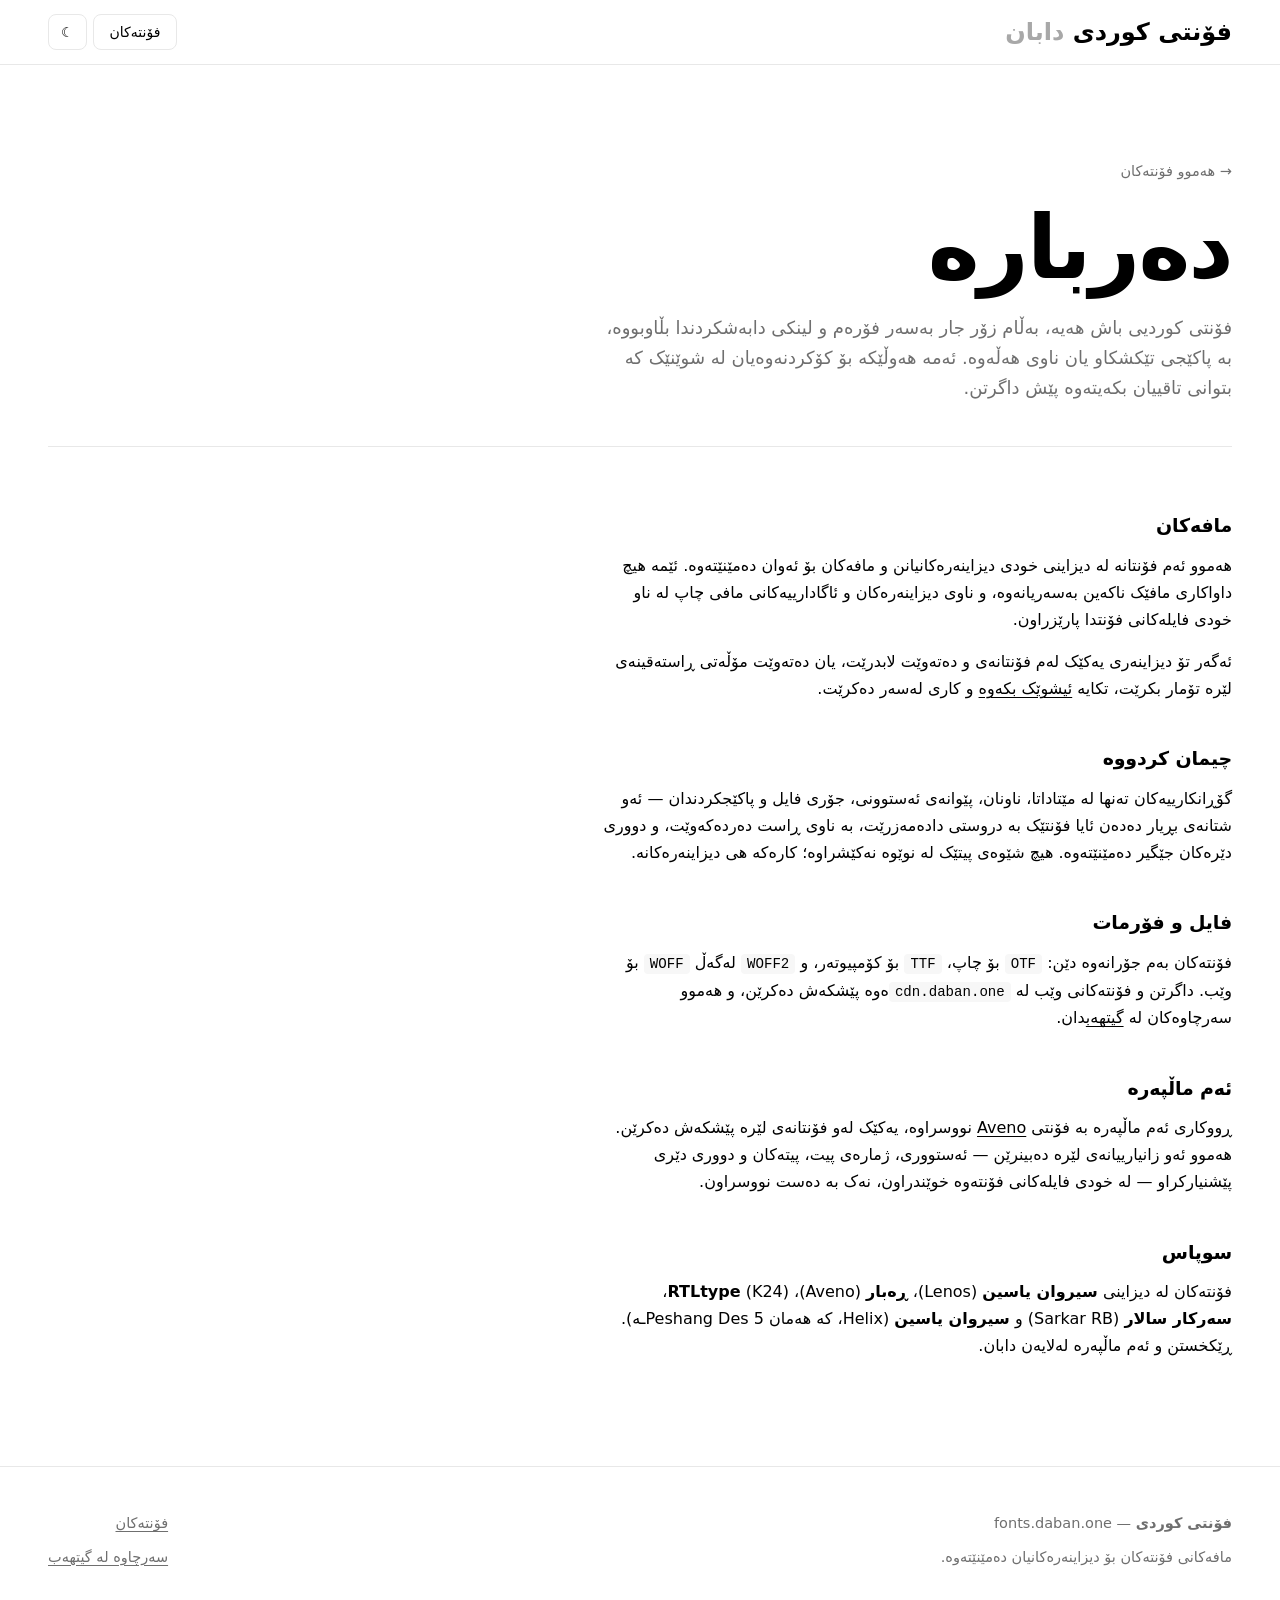
<file: public/about/index.html>
<!doctype html>
<html lang="ckb" dir="rtl">
<head>
<meta charset="utf-8">
<meta name="viewport" content="width=device-width, initial-scale=1">
<title>دەربارە — فۆنتی کوردی</title>
<meta name="description" content="دەربارەی ئەم کۆگای فۆنتی کوردی، کێ فۆنتەکانی دیزاین کردووە، و چیمان لە فایلەکاندا ڕێکخستووە.">
<link rel="canonical" href="https://fonts.daban.one/about/">
<meta property="og:locale" content="ckb">
<link rel="preload" href="/fonts/Aveno/WEB/WOFF2/Aveno-Regular.woff2" as="font" type="font/woff2" crossorigin>
<link rel="stylesheet" href="/assets/css/site.css">
<link rel="icon" href="/assets/favicon.svg" type="image/svg+xml">
</head>
<body data-page="about">

<header class="site-head">
  <div class="wrap">
    <a class="wordmark" href="/">فۆنتی کوردی <span class="dim">دابان</span></a>
    <nav class="site-nav">
      <a class="btn" href="/">فۆنتەکان</a>
      <button class="btn btn-icon" type="button" data-theme-toggle aria-label="گۆڕینی ڕەنگ">☾</button>
    </nav>
  </div>
</header>

<main>
  <div class="wrap">
    <div class="hero">
      <a class="back" href="/">→ هەموو فۆنتەکان</a>
      <h1>دەربارە</h1>
      <p>فۆنتی کوردیی باش هەیە، بەڵام زۆر جار بەسەر فۆرەم و لینکی دابەشکردندا
      بڵاوبووە، بە پاکێجی تێکشکاو یان ناوی هەڵەوە. ئەمە هەوڵێکە بۆ کۆکردنەوەیان
      لە شوێنێک کە بتوانی تاقییان بکەیتەوە پێش داگرتن.</p>
    </div>

    <section class="section">
      <div class="prose">
        <h2>مافەکان</h2>
        <p>هەموو ئەم فۆنتانە لە دیزاینی خودی دیزاینەرەکانیانن و مافەکان بۆ ئەوان
        دەمێنێتەوە. ئێمە هیچ داواکاری مافێک ناکەین بەسەریانەوە، و ناوی
        دیزاینەرەکان و ئاگادارییەکانی مافی چاپ لە ناو خودی فایلەکانی فۆنتدا
        پارێزراون.</p>
        <p>ئەگەر تۆ دیزاینەری یەکێک لەم فۆنتانەی و دەتەوێت لابدرێت، یان دەتەوێت
        مۆڵەتی ڕاستەقینەی لێرە تۆمار بکرێت، تکایە
        <a href="https://github.com/daban6/kurdish-font-library/issues">ئیشوێک
        بکەوە</a> و کاری لەسەر دەکرێت.</p>

        <h2>چیمان کردووە</h2>
        <p>گۆڕانکارییەکان تەنها لە مێتاداتا، ناونان، پێوانەی ئەستوونی، جۆری فایل
        و پاکێجکردندان — ئەو شتانەی بڕیار دەدەن ئایا فۆنتێک بە دروستی دادەمەزرێت،
        بە ناوی ڕاست دەردەکەوێت، و دووری دێرەکان جێگیر دەمێنێتەوە. هیچ شێوەی
        پیتێک لە نوێوە نەکێشراوە؛ کارەکە هی دیزاینەرەکانە.</p>

        <h2>فایل و فۆرمات</h2>
        <p>فۆنتەکان بەم جۆرانەوە دێن: <code>OTF</code> بۆ چاپ،
        <code>TTF</code> بۆ کۆمپیوتەر، و <code>WOFF2</code> لەگەڵ <code>WOFF</code>
        بۆ وێب. داگرتن و فۆنتەکانی وێب لە <code>cdn.daban.one</code>ەوە پێشکەش
        دەکرێن، و هەموو سەرچاوەکان لە
        <a href="https://github.com/daban6/kurdish-font-library">گیتهەب</a>دان.</p>

        <h2>ئەم ماڵپەرە</h2>
        <p>ڕووکاری ئەم ماڵپەرە بە فۆنتی <a href="/aveno/">Aveno</a> نووسراوە،
        یەکێک لەو فۆنتانەی لێرە پێشکەش دەکرێن. هەموو ئەو زانیارییانەی لێرە
        دەبینرێن — ئەستووری، ژمارەی پیت، پیتەکان و دووری دێری پێشنیارکراو — لە
        خودی فایلەکانی فۆنتەوە خوێندراون، نەک بە دەست نووسراون.</p>

        <h2>سوپاس</h2>
        <p>فۆنتەکان لە دیزاینی <strong>سیروان یاسین</strong> (Lenos)،
        <strong>ڕەبار</strong> (Aveno)، <strong>RTLtype</strong> (K24)،
        <strong>سەرکار سالار</strong> (Sarkar RB) و <strong>سیروان یاسین</strong>
        (Helix، کە هەمان Peshang Des 5ـە).
        ڕێکخستن و ئەم ماڵپەرە لەلایەن دابان.</p>
      </div>
    </section>
  </div>
</main>

<footer class="site-foot">
  <div class="wrap cols">
    <div>
      <p><strong>فۆنتی کوردی</strong> — fonts.daban.one</p>
      <p>مافەکانی فۆنتەکان بۆ دیزاینەرەکانیان دەمێنێتەوە.</p>
    </div>
    <div>
      <p><a href="/">فۆنتەکان</a></p>
      <p><a href="https://github.com/daban6/kurdish-font-library">سەرچاوە لە گیتهەب</a></p>
    </div>
  </div>
</footer>

<script src="/assets/js/site.js"></script>
</body>
</html>
</file>
<file: assets/css/site.css>
/* فۆنتی کوردی — dabanʼs kurdish fonts */

:root {
  --bg: #ffffff;
  --fg: #000000;
  --muted: #6f6f6f;
  --faint: #a8a8a8;
  --line: #e8e8e8;
  --panel: #f7f7f7;
  --hover: #f0f0f0;
  --accent: #000000;
  --accent-fg: #ffffff;
  --radius: 8px;
  --ui: "Lenos", "Noto Sans Arabic", "Segoe UI", Tahoma, system-ui, sans-serif;
  --mono: ui-monospace, SFMono-Regular, Menlo, Consolas, monospace;
  --wrap: 1240px;
}

@media (prefers-color-scheme: dark) {
  :root {
    --bg: #000000; --fg: #ffffff; --muted: #9a9a9a; --faint: #5f5f5f;
    --line: #222222; --panel: #0f0f0f; --hover: #191919;
    --accent: #ffffff; --accent-fg: #000000;
  }
}
:root[data-theme="light"] {
  --bg: #ffffff; --fg: #000000; --muted: #6f6f6f; --faint: #a8a8a8;
  --line: #e8e8e8; --panel: #f7f7f7; --hover: #f0f0f0;
  --accent: #000000; --accent-fg: #ffffff;
}
:root[data-theme="dark"] {
  --bg: #000000; --fg: #ffffff; --muted: #9a9a9a; --faint: #5f5f5f;
  --line: #222222; --panel: #0f0f0f; --hover: #191919;
  --accent: #ffffff; --accent-fg: #000000;
}

* { box-sizing: border-box; }
html { -webkit-text-size-adjust: 100%; }

body {
  margin: 0;
  background: var(--bg);
  color: var(--fg);
  font-family: var(--ui);
  font-size: 16px;
  line-height: 1.7;
  -webkit-font-smoothing: antialiased;
}

a { color: inherit; text-decoration: none; }
a:hover { opacity: 0.6; }

.wrap { max-width: var(--wrap); margin: 0 auto; padding: 0 28px; }

/* ---------------------------------------------------------------- header */

.site-head {
  position: sticky;
  top: 0;
  z-index: 50;
  background: var(--bg);
  border-bottom: 1px solid var(--line);
}
.site-head .wrap {
  display: flex;
  align-items: center;
  gap: 20px;
  height: 64px;
}

.wordmark {
  font-size: 24px;
  font-weight: 600;
  line-height: 1;
  white-space: nowrap;
}
.wordmark:hover { opacity: 0.6; }
.wordmark .dim { color: var(--faint); }

.site-nav { margin-inline-start: auto; display: flex; align-items: center; gap: 6px; }

.btn {
  appearance: none;
  border: 1px solid var(--line);
  background: transparent;
  color: var(--fg);
  font: inherit;
  font-size: 14px;
  line-height: 1;
  padding: 10px 16px;
  border-radius: var(--radius);
  cursor: pointer;
  white-space: nowrap;
}
.btn:hover { background: var(--hover); opacity: 1; }
.btn-solid {
  background: var(--accent);
  color: var(--accent-fg);
  border-color: var(--accent);
}
.btn-solid:hover { opacity: 0.8; background: var(--accent); }
.btn-icon { padding: 10px 12px; }

/* ------------------------------------------------------------------ hero */

.hero { padding: 92px 0 44px; }
.hero h1 {
  margin: 0 0 20px;
  font-size: clamp(38px, 8vw, 88px);
  line-height: 1.04;
  letter-spacing: -0.02em;
  font-weight: 600;
  max-width: 20ch;
}
.hero p {
  margin: 0;
  color: var(--muted);
  font-size: 18px;
  line-height: 1.65;
  max-width: 56ch;
}
.hero .actions { margin-top: 26px; display: flex; gap: 10px; flex-wrap: wrap; }

/* -------------------------------------------------------------- controls */

.controls {
  position: sticky;
  top: 64px;
  z-index: 40;
  background: var(--bg);
  border-block: 1px solid var(--line);
  padding: 13px 0;
}
.controls .wrap {
  display: flex;
  align-items: center;
  gap: 16px;
  flex-wrap: wrap;
}

.tabs { display: flex; gap: 3px; flex-wrap: wrap; }
.tab {
  appearance: none;
  border: 0;
  background: transparent;
  color: var(--muted);
  font: inherit;
  font-size: 14.5px;
  line-height: 1;
  padding: 9px 14px;
  border-radius: 999px;
  cursor: pointer;
}
.tab:hover { background: var(--hover); color: var(--fg); }
.tab[aria-selected="true"] {
  background: var(--accent);
  color: var(--accent-fg);
}

.field {
  flex: 1 1 240px;
  min-width: 170px;
  display: flex;
  align-items: center;
  gap: 10px;
  border: 1px solid var(--line);
  border-radius: var(--radius);
  padding: 0 14px;
  height: 40px;
}
.field:focus-within { border-color: var(--fg); }
.field input {
  flex: 1;
  border: 0;
  background: transparent;
  color: var(--fg);
  font: inherit;
  font-size: 15px;
  min-width: 0;
  outline: none;
}
.field label { color: var(--faint); font-size: 13px; white-space: nowrap; }

.slider { display: flex; align-items: center; gap: 10px; }
.slider label { color: var(--faint); font-size: 13px; white-space: nowrap; }
.slider output {
  font-size: 13px;
  color: var(--muted);
  min-width: 4ch;
  text-align: end;
}
input[type="range"] {
  -webkit-appearance: none;
  appearance: none;
  width: 110px;
  height: 20px;
  background: transparent;
  cursor: pointer;
  direction: ltr;
}
input[type="range"]::-webkit-slider-runnable-track {
  height: 2px; background: var(--line);
}
input[type="range"]::-moz-range-track { height: 2px; background: var(--line); }
input[type="range"]::-webkit-slider-thumb {
  -webkit-appearance: none;
  width: 13px; height: 13px; margin-top: -5.5px;
  border-radius: 50%; background: var(--accent);
}
input[type="range"]::-moz-range-thumb {
  width: 13px; height: 13px; border: 0;
  border-radius: 50%; background: var(--accent);
}

/* ----------------------------------------------------------- font blocks */

.family {
  border-bottom: 1px solid var(--line);
  padding: 46px 0 52px;
}
.family:last-child { border-bottom: 0; }

.family-head {
  display: flex;
  align-items: baseline;
  gap: 14px;
  flex-wrap: wrap;
  margin-bottom: 26px;
}
.family-name {
  font-size: 23px;
  font-weight: 600;
  letter-spacing: -0.01em;
  line-height: 1.3;
}
.family-meta {
  color: var(--muted);
  font-size: 14.5px;
  display: flex;
  gap: 10px;
  flex-wrap: wrap;
  align-items: baseline;
}
.family-meta .sep { color: var(--faint); }
.family-actions { margin-inline-start: auto; display: flex; gap: 8px; }

/* ------------------------------------------------------------- specimens */

.specimen {
  display: block;
  width: 100%;
  margin: 0;
  padding: 2px 0;
  border: 0;
  outline: none;
  background: transparent;
  color: var(--fg);
  overflow-wrap: break-word;
  /* family, weight, size and line-height are set inline by the script */
}
.specimen:focus-visible {
  outline: 1px solid var(--faint);
  outline-offset: 10px;
}

.weight-row { padding: 30px 0; border-bottom: 1px solid var(--line); }
.weight-row:last-child { border-bottom: 0; }
.weight-label {
  display: flex;
  align-items: baseline;
  gap: 10px;
  margin-bottom: 10px;
  color: var(--faint);
  font-size: 13px;
  letter-spacing: 0.02em;
}

/* -------------------------------------------------------------- sections */

.section { padding: 62px 0; border-top: 1px solid var(--line); }
.section h2 {
  margin: 0 0 8px;
  font-size: 19px;
  font-weight: 600;
  letter-spacing: -0.01em;
}
.section .lede { margin: 0 0 28px; color: var(--muted); font-size: 15px; }

/* ------------------------------------------------------------ glyph grid */

.glyph-group { margin-bottom: 30px; }
.glyph-group h3 {
  margin: 0 0 12px;
  font-size: 14px;
  font-weight: 500;
  color: var(--muted);
}
.glyphs {
  display: grid;
  grid-template-columns: repeat(auto-fill, minmax(72px, 1fr));
  gap: 1px;
  background: var(--line);
  border: 1px solid var(--line);
  border-radius: var(--radius);
  overflow: hidden;
}
.glyph {
  background: var(--bg);
  aspect-ratio: 1;
  display: grid;
  place-items: center;
  font-size: 30px;
  line-height: 1;
  cursor: default;
}
.glyph:hover { background: var(--hover); }

/* ------------------------------------------------------------- fact list */

.facts {
  display: grid;
  grid-template-columns: repeat(auto-fit, minmax(200px, 1fr));
  gap: 1px;
  background: var(--line);
  border: 1px solid var(--line);
  border-radius: var(--radius);
  overflow: hidden;
  margin: 0;
}
.fact { background: var(--bg); padding: 18px 20px; }
.fact dt { color: var(--faint); font-size: 13px; margin-bottom: 3px; }
.fact dd { margin: 0; font-size: 16px; }

/* ----------------------------------------------------------------- code */

.code {
  position: relative;
  background: var(--panel);
  border: 1px solid var(--line);
  border-radius: var(--radius);
  overflow: hidden;
}
.code pre {
  margin: 0;
  padding: 20px;
  overflow-x: auto;
  direction: ltr;
  text-align: left;
  font-family: var(--mono);
  font-size: 13px;
  line-height: 1.7;
}
.code .copy { position: absolute; top: 11px; inset-inline-end: 11px; }

.panel {
  border: 1px solid var(--line);
  border-radius: var(--radius);
  padding: 20px 22px;
  font-size: 15.5px;
}
.panel p { margin: 0 0 10px; }
.panel p:last-child { margin: 0; }

/* --------------------------------------------------------------- prose */

.prose { max-width: 62ch; }
.prose h2 { margin: 40px 0 10px; font-size: 19px; font-weight: 600; }
.prose h2:first-child { margin-top: 0; }
.prose p { margin: 0 0 15px; }
.prose ul { margin: 0 0 15px; padding-inline-start: 22px; }
.prose li { margin-bottom: 6px; }
.prose a { text-decoration: underline; text-underline-offset: 3px; }
.prose table { width: 100%; border-collapse: collapse; margin: 0 0 18px; }
.prose th, .prose td {
  text-align: start;
  padding-block: 11px;
  padding-inline: 0 16px;
  border-bottom: 1px solid var(--line);
  font-size: 15.5px;
  vertical-align: top;
}
.prose th { color: var(--faint); font-weight: 500; font-size: 13.5px; }
.prose code {
  font-family: var(--mono);
  font-size: 0.88em;
  direction: ltr;
  unicode-bidi: embed;
  background: var(--panel);
  border-radius: 4px;
  padding: 2px 6px;
}

.back {
  display: inline-flex;
  align-items: center;
  gap: 8px;
  color: var(--muted);
  font-size: 14.5px;
  margin-bottom: 18px;
}
.back:hover { color: var(--fg); opacity: 1; }

/* ---------------------------------------------------------------- footer */

.site-foot {
  border-top: 1px solid var(--line);
  margin-top: 30px;
  padding: 44px 0 60px;
  color: var(--muted);
  font-size: 14.5px;
}
.site-foot .cols {
  display: flex;
  gap: 40px;
  flex-wrap: wrap;
  justify-content: space-between;
}
.site-foot p { margin: 0 0 9px; max-width: 54ch; }
.site-foot a { text-decoration: underline; text-underline-offset: 3px; }

/* -------------------------------------------------------------- utility */

.rtl { direction: rtl; }
.ltr { direction: ltr; }

@media (max-width: 640px) {
  .wrap { padding: 0 18px; }
  .hero { padding: 56px 0 30px; }
  .field { flex-basis: 100%; order: -1; }
  .family-actions { margin-inline-start: 0; width: 100%; }
  .family { padding: 34px 0 38px; }
  .section { padding: 44px 0; }
  .glyphs { grid-template-columns: repeat(auto-fill, minmax(58px, 1fr)); }
}

@media (prefers-reduced-motion: reduce) {
  * { transition: none !important; animation: none !important; }
}
</file>
